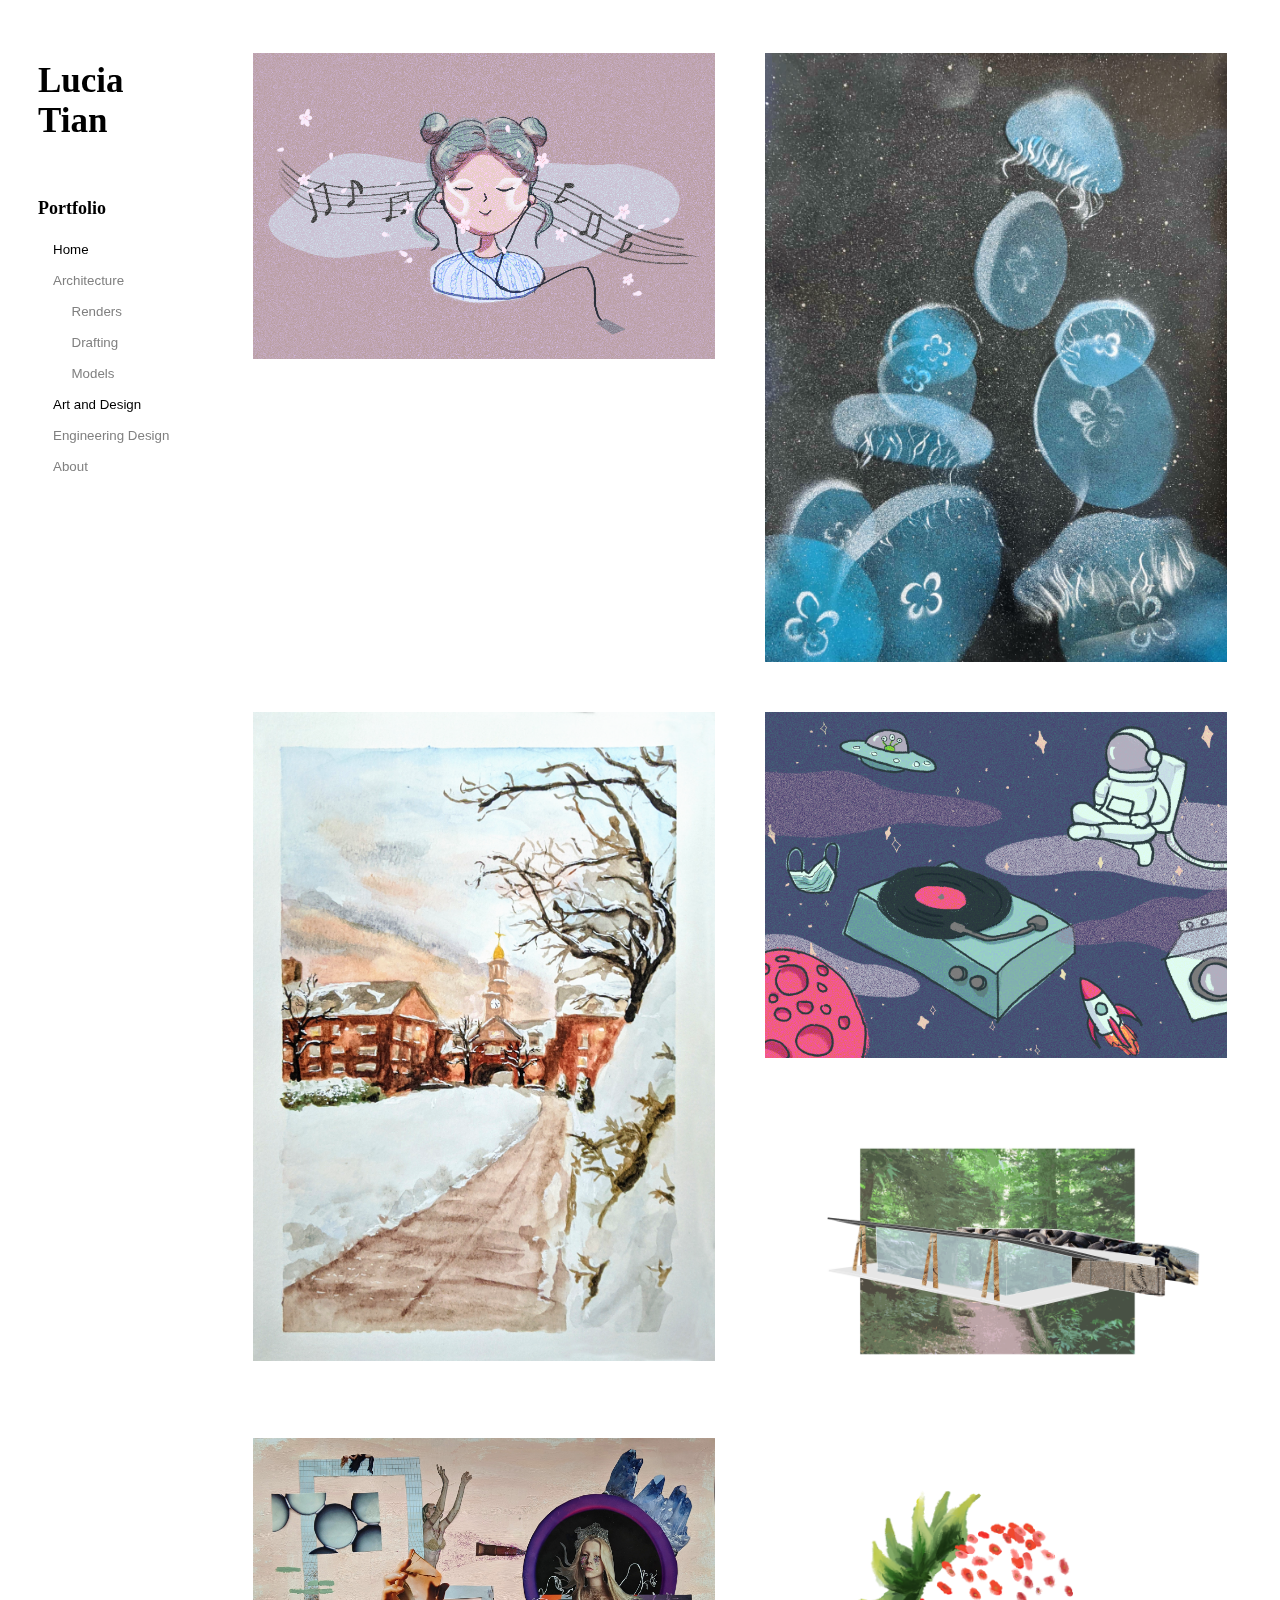
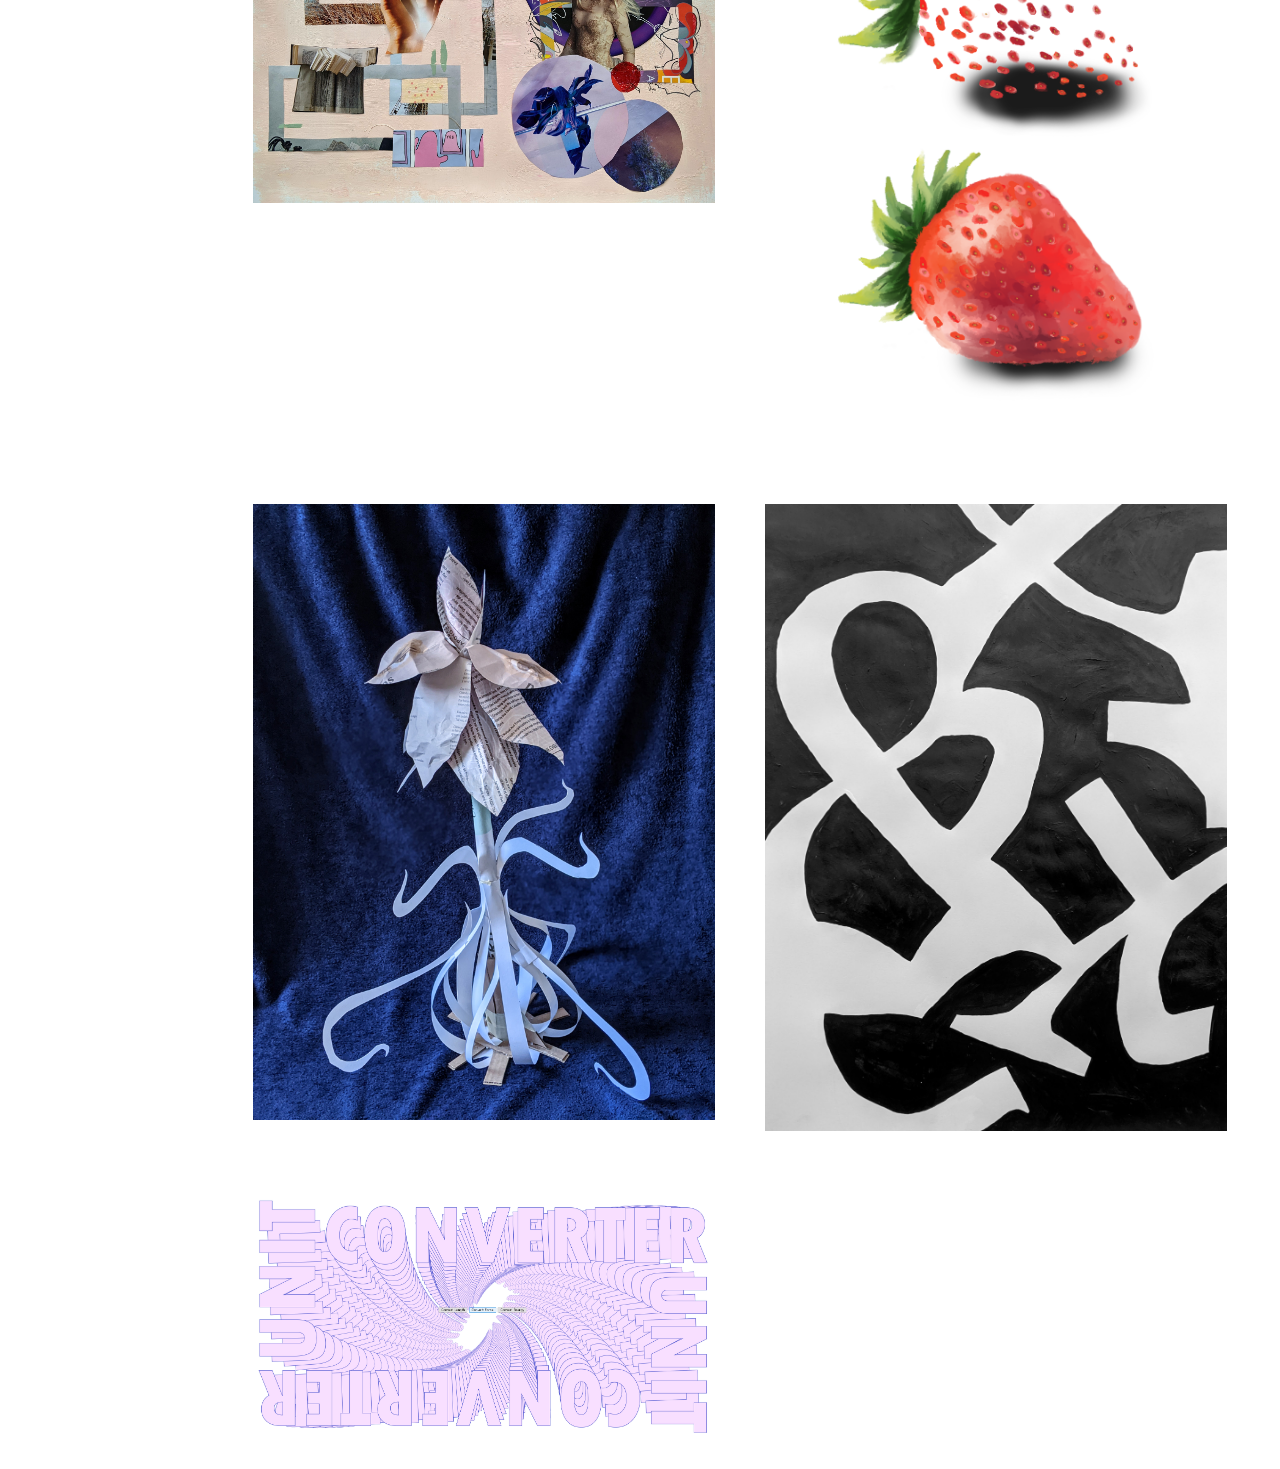
<file: artmisc.html>
<!DOCTYPE html>
<html>
<head>
<meta name="viewport" content="width=device-width, initial-scale=1">
<link rel="stylesheet" href="styleportfolio.css">
</head>
<body>




<!-- MAIN (Center website) -->
<div class="main">

  <!-- Modal for full size images on click-->



    <div class="column art ">
    <div class="content">
       <a href="http://post.browndailyherald.com/2021/02/04/turn-the-page-together/">
    <img class="clickable" src="portfolio images/lucia_tian_rina_leaman.png" alt="post- illustration rina sawayama" style="width:100%">
  </a>
    </div>
  </div>

    <div class="column art">
    <div class="content">
    <img src="portfolio images/jelly spraypaint.jpg" alt="Jelly Spraypaint" style="width:100%">
    </div>
  </div>


    <div class="column art">
    <div class="content">
    <img src="portfolio images/wriston-watercolor.png" alt="Brown Wriston Quad Watercolor" style="width:100%">
    </div>
  </div>

    <div class="column art ">
    <div class="content">
       <a href="http://post.browndailyherald.com/illustrators/lucia-tian/">
    <img class="clickable" src="portfolio images/lucia tian vinyl2.png" alt="post- illustration space vinyl" style="width:100%">
  </a>
    </div>
  </div>



  <div class="column architecture art">
    <div class="content">
    <img src="portfolio images/collage2.png" alt="PEEC Collage" style="width:100%">
    </div>
  </div>




  <div class="column art">
    <div class="content">
    <img src="portfolio images/collage.jpg" alt="Duality Collage" style="width:100%">
    </div>
  </div>




  <div class="column art">
    <div class="content">
    <img src="portfolio images/strawberrypainting.png" alt="Strawberry Painting" style="width:100%">
    </div>
  </div>

    <div class="column art">
    <div class="content">
    <img src="portfolio images/melancholyartnouveau.jpg" alt="melancholy art nouveau paper sculpture" style="width:100%">
    </div>
  </div>

    <div class="column art">
    <div class="content">
    <img src="portfolio images/typo paint.jpg" alt="Acrylic Negative Space" style="width:100%">
    </div>
  </div>



     <div class="column art">
    <div class="content">
       <a href="https://samalws.github.io/converter/index.html">
    <img class="clickable" src="portfolio images/unit converter screenshot.png" alt="hack@brown project" style="width:100%">
  </a>
    </div>
  </div>



<!-- END GRID -->
</div>


<!-- END MAIN -->
</div>

<!-- HEADER (uncenter website) -->
<div class="header">

<h1>Lucia Tian</h1>

<br>

<h2>Portfolio</h2>

<div id="myBtnContainer">
  <button class="btn"> <a href="index.html" class="nav-link" > Home</button>
  <button class="btn"> Architecture</button>
  <button class="btn">  &#160; &#160; &#160;Renders</button>
  <button class="btn"> &#160; &#160; &#160;Drafting </button>
  <button class="btn">  &#160; &#160; &#160;Models </button>
  <button class="btn active"><a href="artmisc.html" class="nav-link" >Art and Design </a></button>
  <button class="btn">Engineering Design</button>
  <button class="btn" >About</button>
</div>
<!-- END HEADER -->
</div>

<script>
filterSelection("art")
function filterSelection(c) {
  var x, i;
  x = document.getElementsByClassName("column");
  if (c == "all") c = "";
  for (i = 0; i < x.length; i++) {
    w3RemoveClass(x[i], "show");
    if (x[i].className.indexOf(c) > -1) w3AddClass(x[i], "show");
  }
}

function w3AddClass(element, name) {
  var i, arr1, arr2;
  arr1 = element.className.split(" ");
  arr2 = name.split(" ");
  for (i = 0; i < arr2.length; i++) {
    if (arr1.indexOf(arr2[i]) == -1) {element.className += " " + arr2[i];}
  }
}

function w3RemoveClass(element, name) {
  var i, arr1, arr2;
  arr1 = element.className.split(" ");
  arr2 = name.split(" ");
  for (i = 0; i < arr2.length; i++) {
    while (arr1.indexOf(arr2[i]) > -1) {
      arr1.splice(arr1.indexOf(arr2[i]), 1);
    }
  }
  element.className = arr1.join(" ");
}

// Modal Image Gallery
function onClick(element) {
  document.getElementById("img01").src = element.src;
  document.getElementById("modal01").style.display = "block";
  var captionText = document.getElementById("caption");
  captionText.innerHTML = element.alt;
}

// Add active class to the current button (highlight it)
var btnContainer = document.getElementById("myBtnContainer");
var btns = btnContainer.getElementsByClassName("btn");
for (var i = 0; i < btns.length; i++) {
  btns[i].addEventListener("click", function(){
    var current = document.getElementsByClassName("active");
    current[0].className = current[0].className.replace(" active", "");
    this.className += " active";
  });
}

var img = document.body.getElementsByTagName("img");
var i = 0;
while (i < img.length) {
    img[i].setAttribute("loading", "lazy");
    //img[i].oncontextmenu = function(){return false;};
    i++;
}
</script>

</body>
</html>
</file>
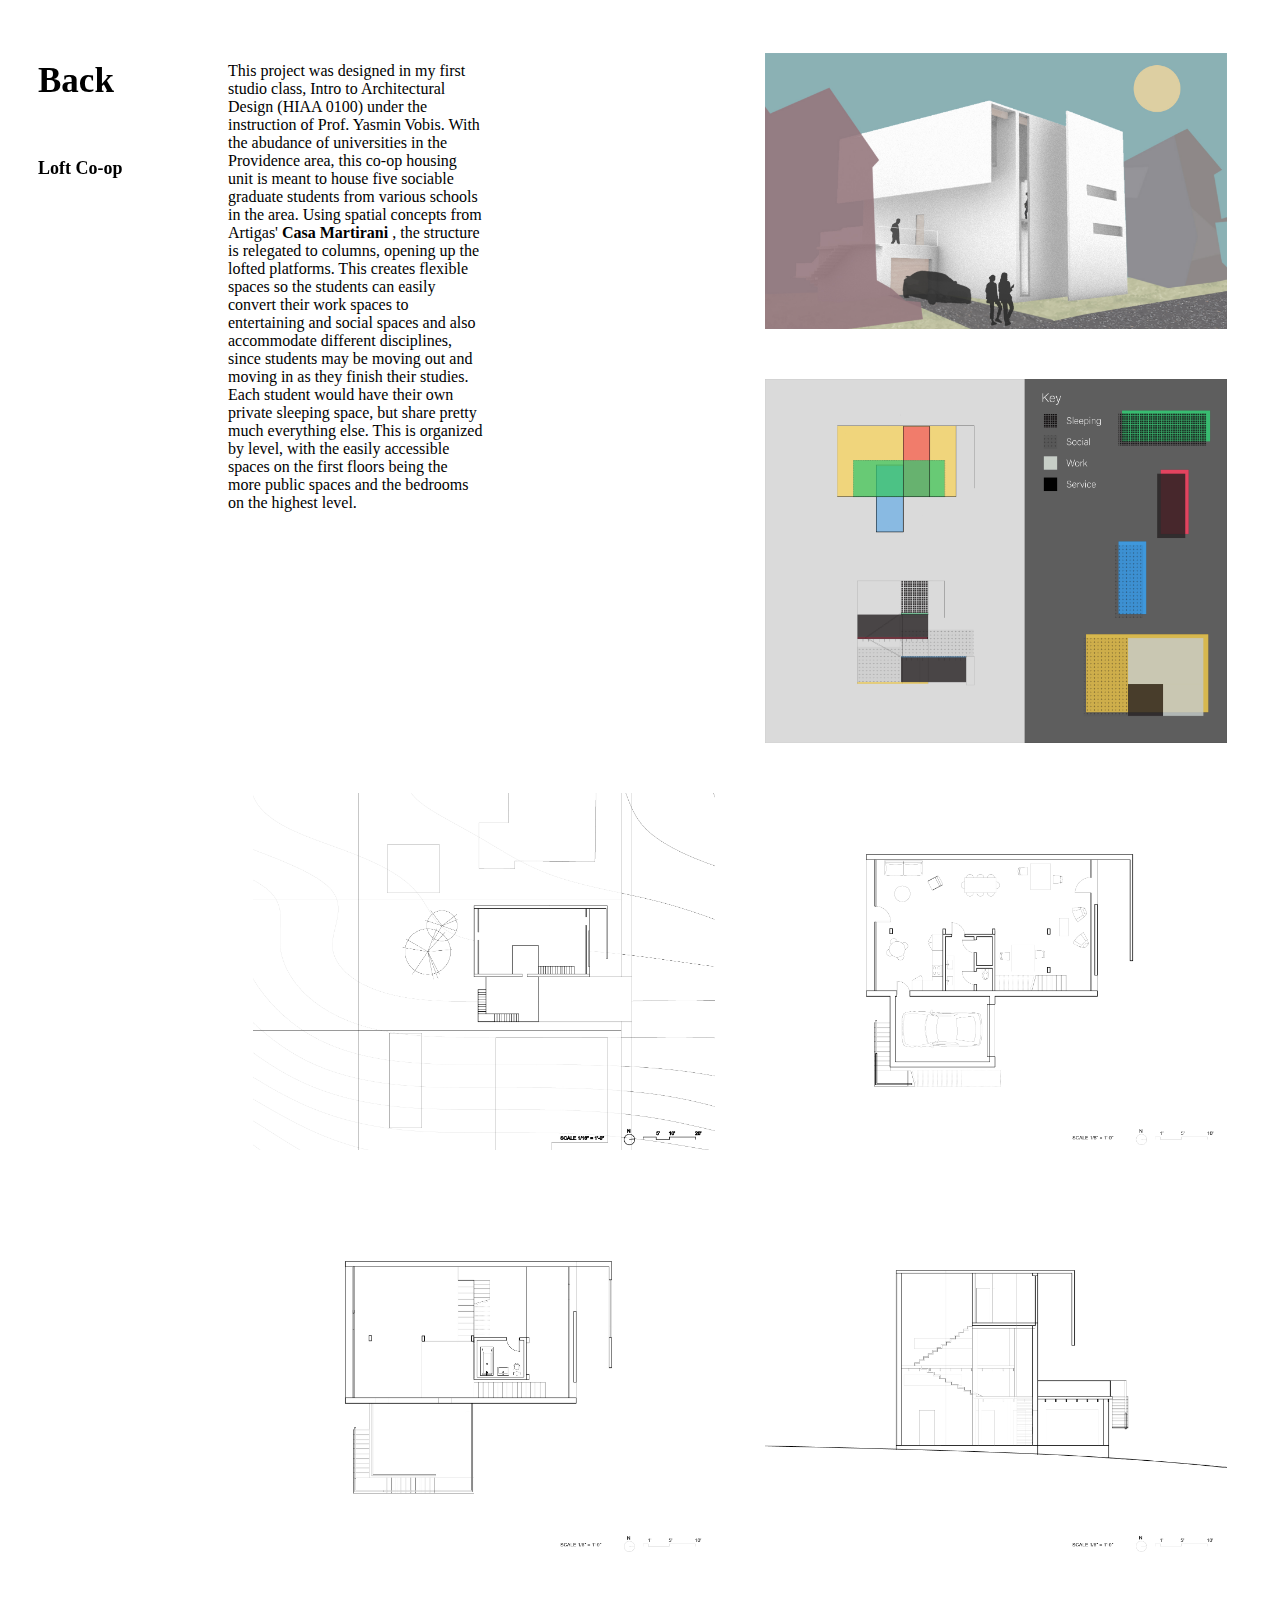
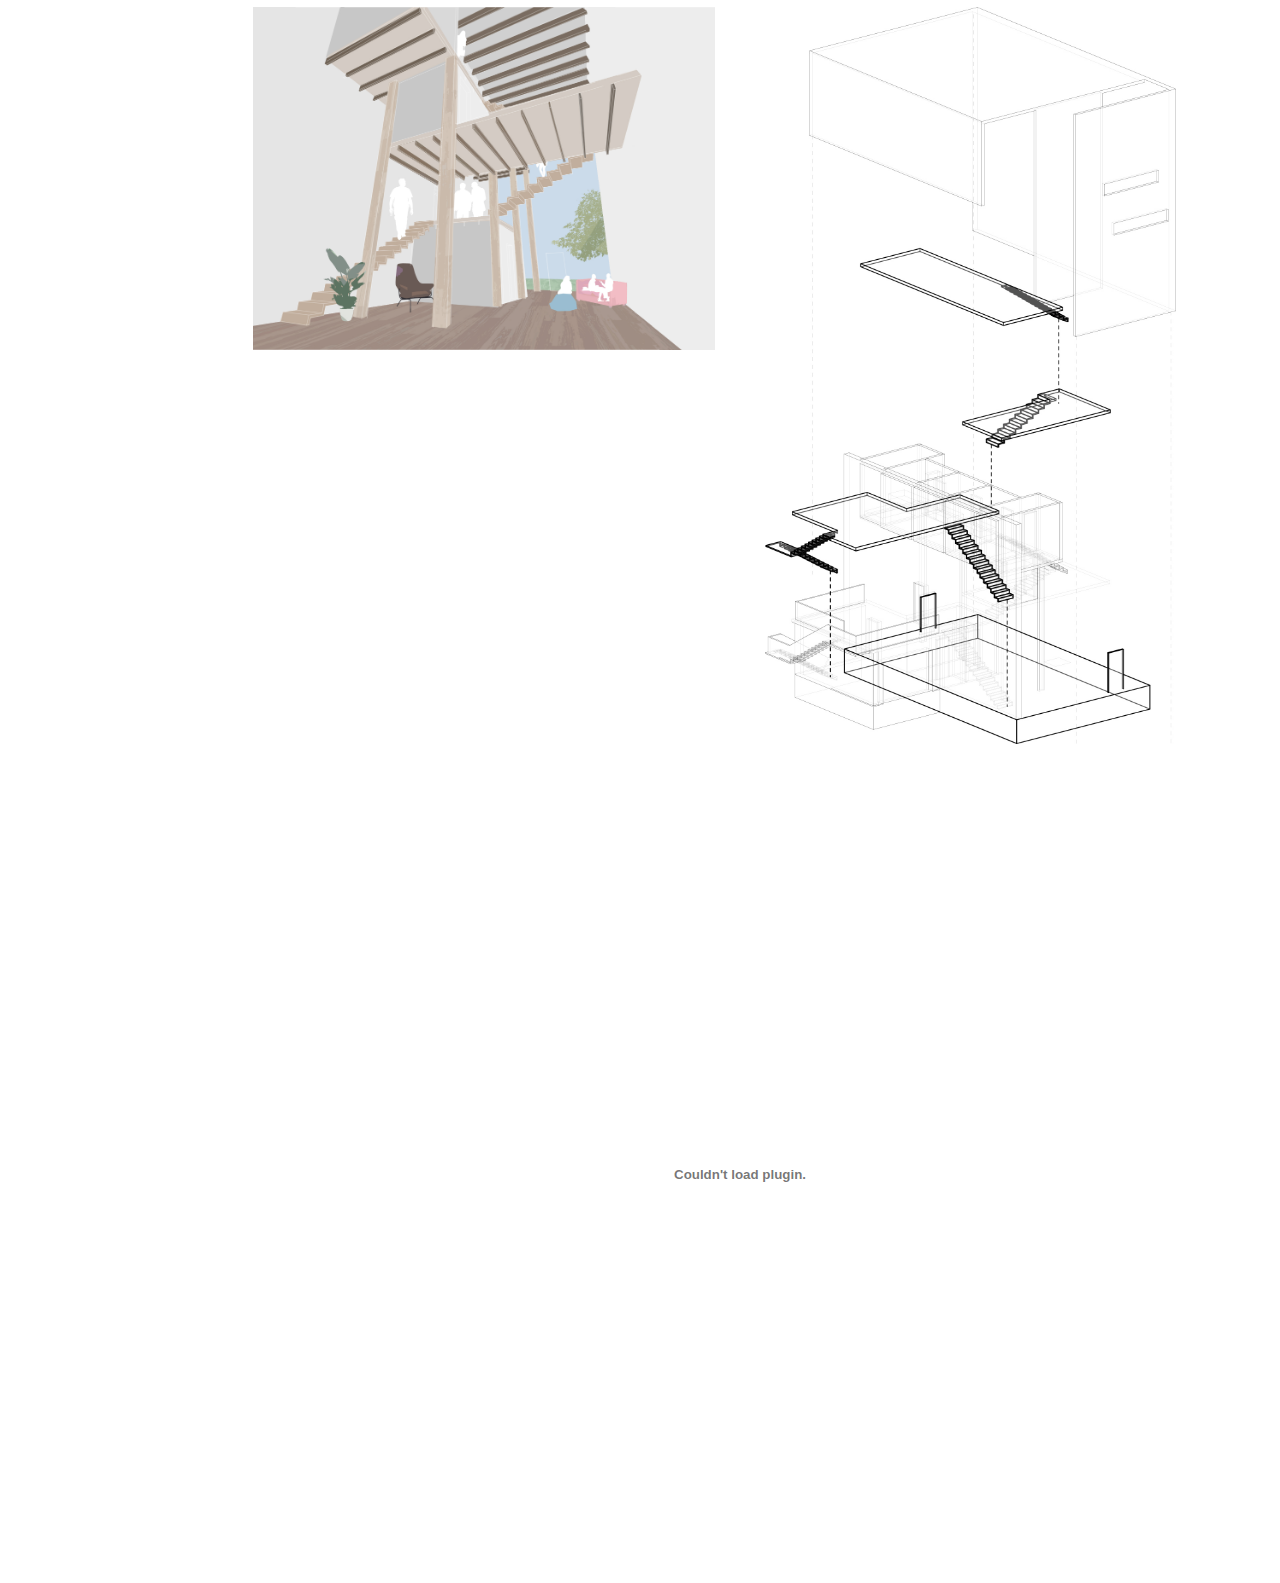
<file: gradcoop.html>
<!DOCTYPE html>
<html>
<head>

<meta name="viewport" content="width=device-width, initial-scale=1">
<link rel="stylesheet" href="styleportfolio.css">

</head>
<body>

<!-- HEADER (uncenter website) -->
<div class="header">

<h1><a href="index.html" class="nav-link" >Back </a></h1>

<br>



<h2>
<a>Loft Co-op</a>
</h2>


<!-- END HEADER -->
</div>

<!-- MAIN (Center website) -->
<div class="main">

  <!-- Modal for full size images on click-->
  

  <div class="column architecture">
    <div class="content" style="width:50%">
    <br>
  
      <p> This project was designed in my first studio class, Intro to Architectural Design (HIAA 0100) under the instruction of Prof. Yasmin Vobis. With the abudance of universities in the Providence area, this co-op housing unit is meant to house five
        sociable graduate students from various schools
        in the area. Using spatial concepts from Artigas' <a href="casamartirani.html" class="nav-link" ><b>Casa Martirani</b> </a>, the structure is relegated to columns, opening up the lofted platforms. This creates flexible spaces so the students can easily
        convert their work spaces to entertaining and
        social spaces and also accommodate different
        disciplines, since students may be moving out
        and moving in as they finish their studies. Each student
        would have their own private sleeping space, but share pretty much everything else. This is organized by level, with the easily accessible spaces on the first floors being the more public spaces and the bedrooms on the highest level. 

    </div>
  </div>


  <div class="column architecture cad">
    <div class="content">
    <img src="portfolio images/streetside.collage.jpg" alt="Outside Collage Render" style="width:100%">
    </div>
  </div>


  <div class="column architecture cad">
    <div class="content">
    <img src="portfolio images/organizational-diagram.png" alt="Organizational Diagram" style="width:100%">
    </div>
  </div>


  <div class="column architecture cad">
    <div class="content">
    <img src="portfolio images/site.plan-01.jpg" alt="Co-op Site Plan" style="width:100%">
    </div>
  </div>

  <div class="column architecture cad">
    <div class="content">
    <img src="portfolio images/floor.plans-01.jpg" alt="Co-op Floor Plan 1" style="width:100%">
    </div>
  </div>

    <div class="column architecture cad">
    <div class="content">
    <img src="portfolio images/floor.plans-03.jpg" alt="Co-op Floor Plan 3" style="width:100%">
    </div>
  </div>


      <div class="column architecture cad">
    <div class="content">
    <img src="portfolio images/floor.plans-06.jpg" alt="Co-op Cross Section" style="width:100%">
    </div>
  </div>


    <div class="column architecture cad">
    <div class="content">
    <img  src="portfolio images/inside.jpg" alt="Inside Collage Render" style="width:100%">
    </div>
  </div>

  <div class="column architecture cad">
    <div class="content">
    <img src="portfolio images/axio dark.jpg" alt="Axionmetric Circulation Diagram" style="width:90%">
    </div>
  </div>




  <div class="column architecture">
    <div class="content">
      <object data="portfolio images/cooppdf.pdf" type="application/pdf" style="min-height:90vh;width:200%"></object>
    </div>
  </div>


<!-- END GRID -->
</div>


<!-- END MAIN -->
</div>



<script>
filterSelection("architecture") 
function filterSelection(c) {
  var x, i;
  x = document.getElementsByClassName("column");
  if (c == "all") c = "";
  for (i = 0; i < x.length; i++) {
    w3RemoveClass(x[i], "show");
    if (x[i].className.indexOf(c) > -1) w3AddClass(x[i], "show");
  }
}

function w3AddClass(element, name) {
  var i, arr1, arr2;
  arr1 = element.className.split(" ");
  arr2 = name.split(" ");
  for (i = 0; i < arr2.length; i++) {
    if (arr1.indexOf(arr2[i]) == -1) {element.className += " " + arr2[i];}
  }
}

function w3RemoveClass(element, name) {
  var i, arr1, arr2;
  arr1 = element.className.split(" ");
  arr2 = name.split(" ");
  for (i = 0; i < arr2.length; i++) {
    while (arr1.indexOf(arr2[i]) > -1) {
      arr1.splice(arr1.indexOf(arr2[i]), 1);     
    }
  }
  element.className = arr1.join(" ");
}

// Modal Image Gallery
function onClick(element) {
  document.getElementById("img01").src = element.src;
  document.getElementById("modal01").style.display = "block";
  var captionText = document.getElementById("caption");
  captionText.innerHTML = element.alt;
}

// Add active class to the current button (highlight it)
var btnContainer = document.getElementById("myBtnContainer");
var btns = btnContainer.getElementsByClassName("btn");
for (var i = 0; i < btns.length; i++) {
  btns[i].addEventListener("click", function(){
    var current = document.getElementsByClassName("active");
    current[0].className = current[0].className.replace(" active", "");
    this.className += " active";
  });
}
</script>

</body>
</html>
</file>
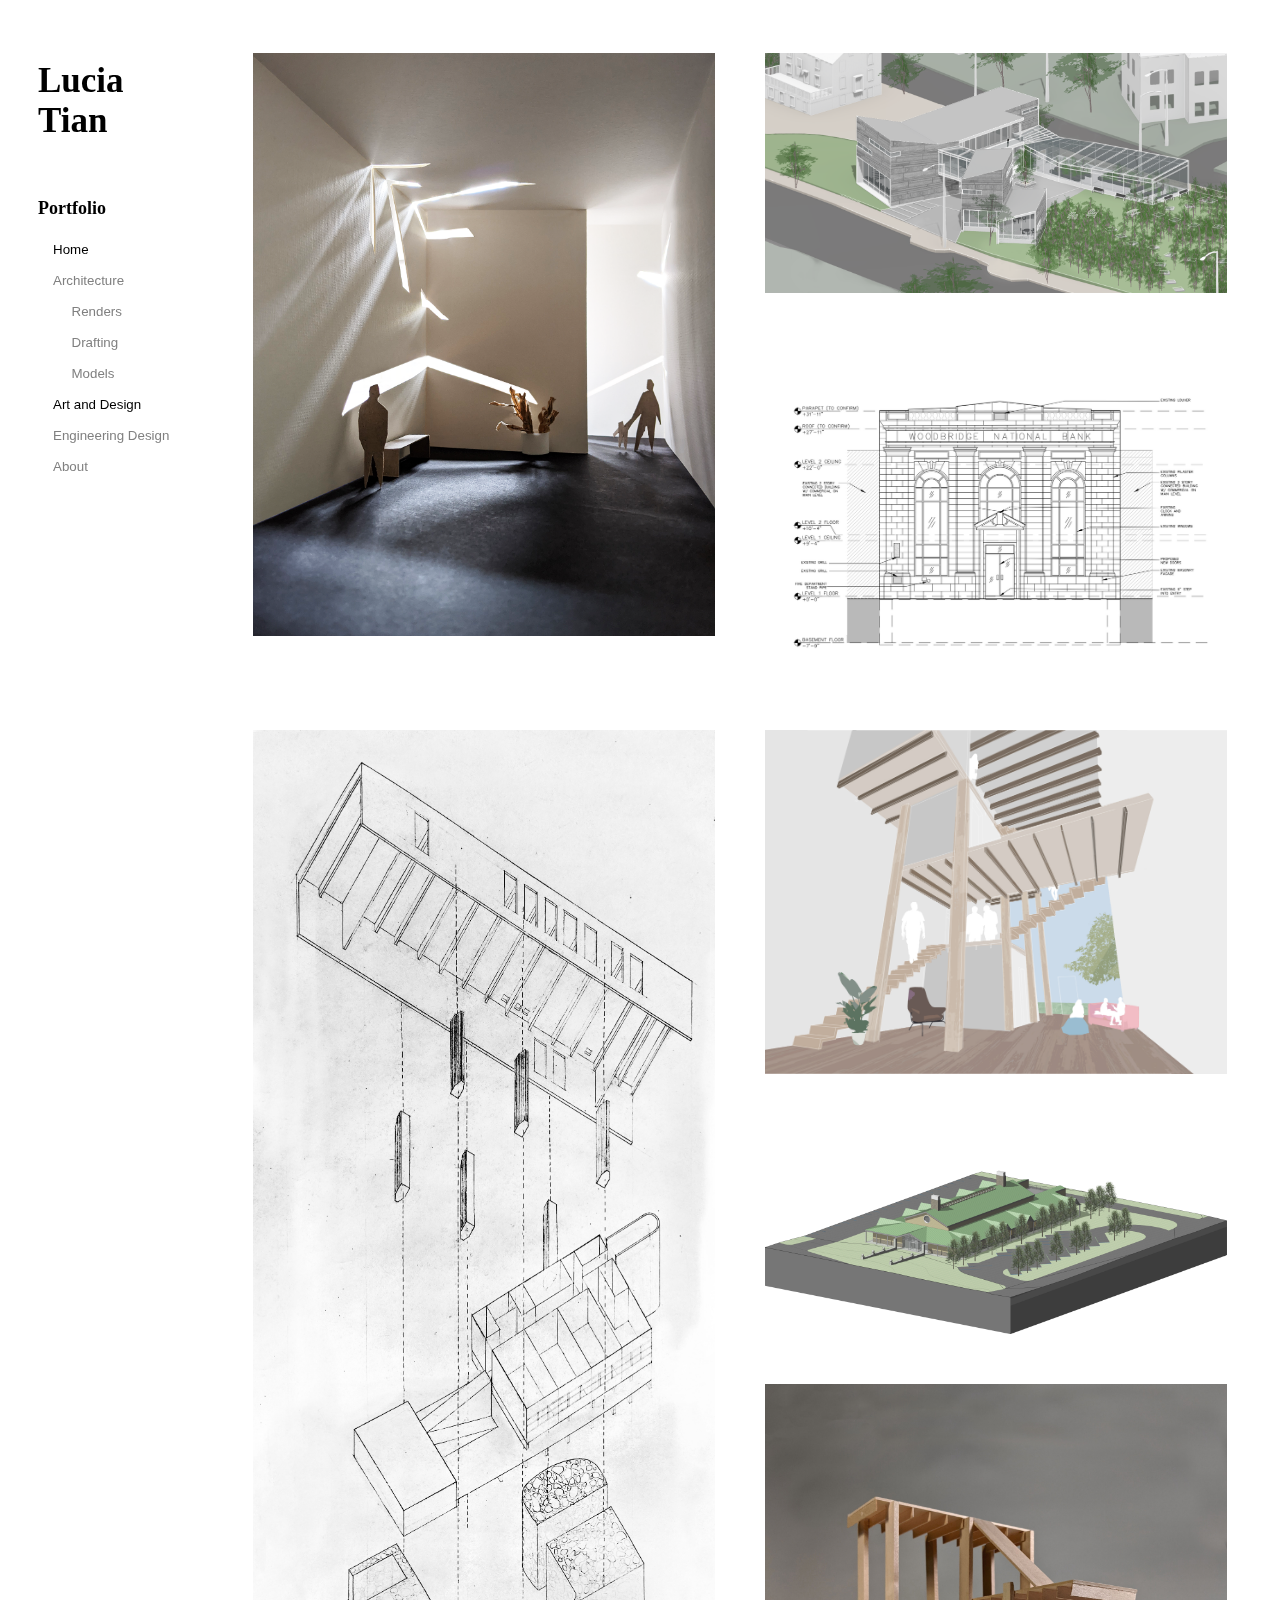
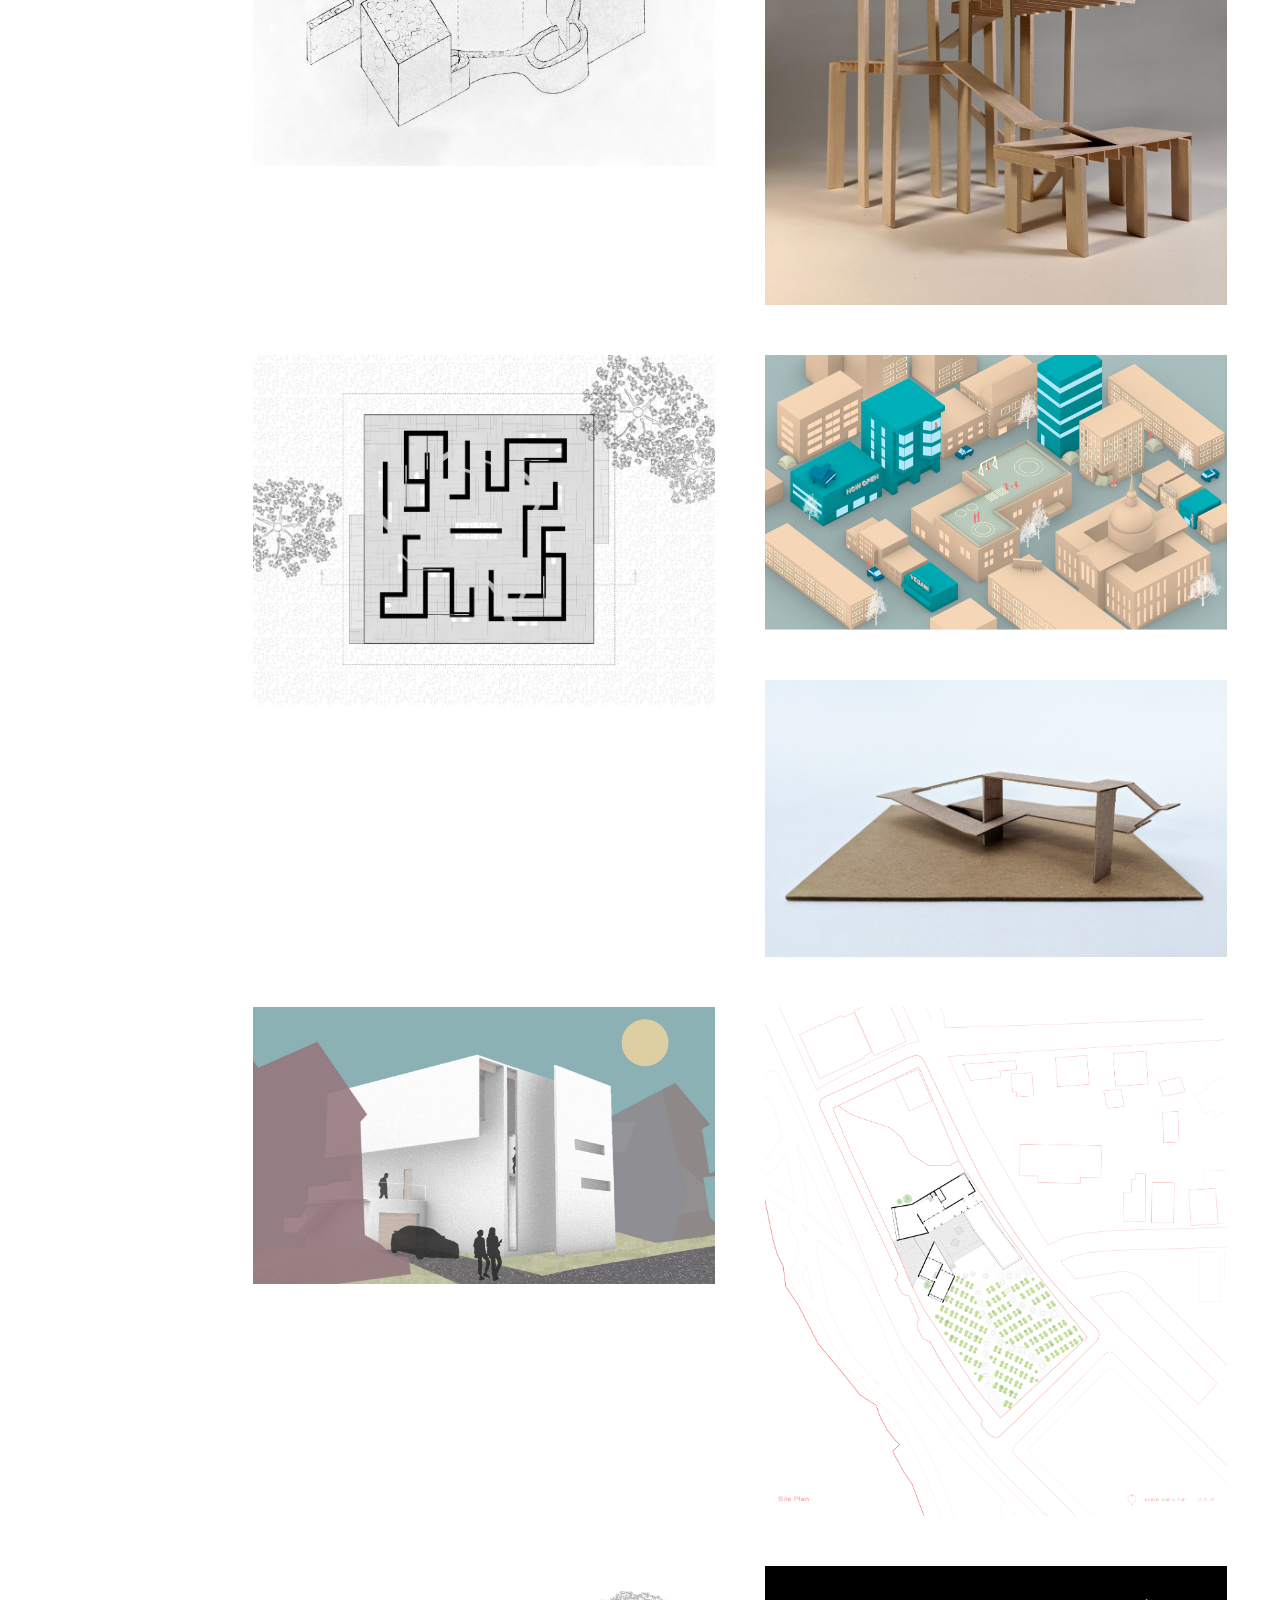
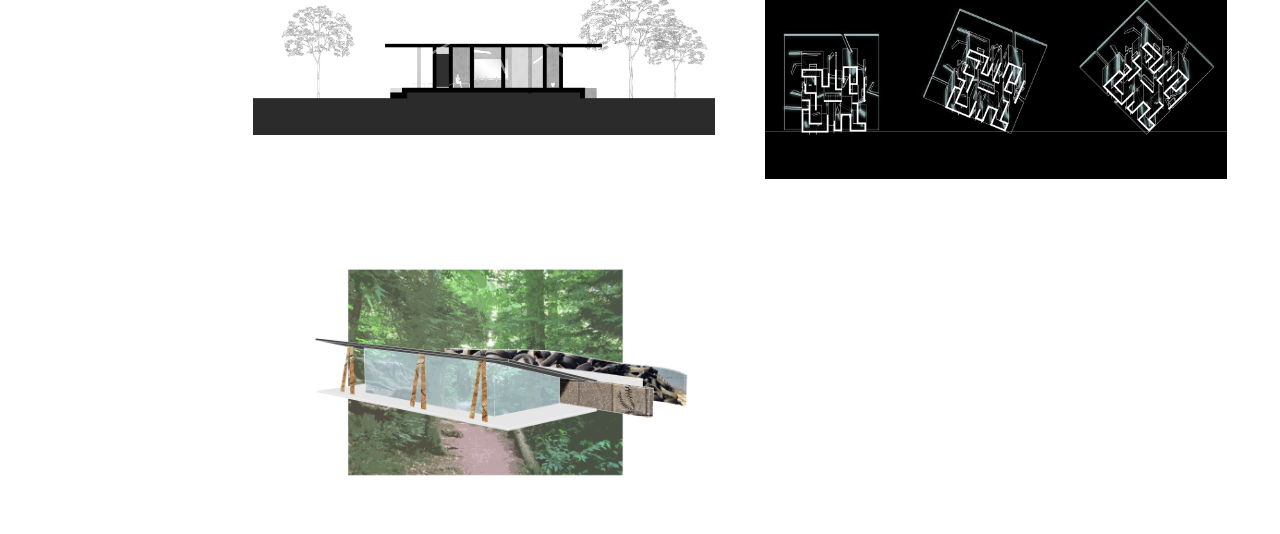
<file: indexediting.html>
<!DOCTYPE html>
<html>
<head>
<meta name="viewport" content="width=device-width, initial-scale=1">
<link rel="stylesheet" href="styleportfolio.css">
</head>
<body>




<!-- MAIN (Center website) -->
<div class="main">

  <!-- Modal for full size images on click-->



     <div class="column architecture models">
    <div class="content">
      <a href="slitbathroom.html">
    <img class="clickable" src="portfolio images/light model 1.png" alt="Light Box Model 1" style="width:100%">
    </a>
    </div>
  </div>


  <div class="column architecture cad">
    <div class="content">
       <a href="urbanforestry.html">
    <img class="clickable" src="portfolio images/urbanisorender.png" alt="Urban Forestry Center Render" style="width:100%">
      </a>
    </div>
  </div>

      <div class="column architecture draft">
    <div class="content">
      <a href="settembrino.html">
    <img  class="clickable" src="portfolio images/settembrino bank.png" alt="Bank Existing Conditions" style="width:100%">
      </a>
   </div>
  </div>


    <div class="column architecture draft">
    <div class="content">
      <a href="casamartirani.html">
    <img  class="clickable" src="portfolio images/csanalytical.jpg" alt="Casa Martiani Analytical" style="width:100%">
      </a>
   </div>
  </div>



    <div class="column architecture cad">
    <div class="content">
      <a href="gradcoop.html">
    <img class="clickable" src="portfolio images/inside.jpg" alt="Inside Collage Render" style="width:100%">
     </a>
    </div>
  </div>

  <div class="column architecture cad">
    <div class="content">
       <a href="settembrino.html">
    <img class="clickable" src="portfolio images/rivervale.png" alt="Rivervale Render with Settembrino" style="width:100%">
     </a>
    </div>
  </div>



  <div class="column architecture models">
    <div class="content">
          <a href="casamartirani.html">
    <img class="clickable" src="portfolio images/basswood model.jpg" alt="Basswood Model" style="width:100%">
      </a>
    </div>
  </div>



  <div class="column architecture draft">
    <div class="content">
      <a href="slitbathroom.html">
    <img class="clickable" src="portfolio images/bathplan.png" alt="Slit Bathroom Plan" style="width:100%">
      </a>
    </div>
  </div>

    <div class="column design architecture">
    <div class="content">
       <a href="http://post.browndailyherald.com/2021/02/18/family-of-four/">
    <img class="clickable" src="portfolio images/luciatian_renfamily.png" alt="post- illustration tenderloin rhino render" style="width:100%">
  </a>
    </div>
  </div>



  <div class="column architecture models">
    <div class="content">
      <a href="casamartirani.html">
    <img class="clickable" src="portfolio images/IMG_20200228_154702(1).jpg" alt="Circulation Model" style="width:100%">
      </a>
    </div>
  </div>


  <div class="column architecture cad">
    <div class="content">
      <a href="gradcoop.html">
    <img class="clickable" src="portfolio images/streetside.collage.jpg" alt="Outside Collage Render" style="width:100%">
        </a>
    </div>
  </div>


  <div class="column architecture draft">
    <div class="content">
       <a href="urbanforestry.html">
    <img class="clickable" src="portfolio images/siteplanurban.png" alt="Forest Center Site Plan" style="width:100%">
        </a>
    </div>
  </div>




  <div class="column architecture draft">
    <div class="content">
          <a href="slitbathroom.html">
    <img class="clickable" src="portfolio images/mirror section.png" alt="Slit Bathroom Section" style="width:100%">
    </a>
    </div>
  </div>



      <div class="column architecture drafting">
    <div class="content">
       <a href="slitbathroom.html">
    <img class="clickable" src="portfolio images/worms-eye-3.png" alt="Slit Bathroom Worsmeye" style="width:100%">
    </a>
    </div>
  </div>



  <div class="column architecture design">
    <div class="content">
    <img src="portfolio images/collage2.png" alt="PEEC Collage" style="width:100%">
    </div>
  </div>

<!-- END GRID -->
</div>


<!-- END MAIN -->
</div>

<!-- HEADER (uncenter website) -->
<div class="header">

<h1>Lucia Tian</h1>

<br>

<h2>Portfolio</h2>

<div id="myBtnContainer">
  <button class="btn active"><a href="index.html" class="nav-link" > Home</button>
  <button class="btn" > Architecture</button>
  <button class="btn" >  &#160; &#160; &#160;Renders</button>
  <button class="btn"> &#160; &#160; &#160;Drafting </button>
  <button class="btn" >  &#160; &#160; &#160;Models </button>
  <button class="btn"><a href="artmisc.html" class="nav-link" > Art and Design </a></button>
  <button class="btn" >Engineering Design</button>
  <button class="btn" >About</button>
</div>
<!-- END HEADER -->
</div>

<script>
filterSelection("architecture")
function filterSelection(c) {
  var x, i;
  x = document.getElementsByClassName("column");
  if (c == "all") c = "";
  for (i = 0; i < x.length; i++) {
    w3RemoveClass(x[i], "show");
    if (x[i].className.indexOf(c) > -1) w3AddClass(x[i], "show");
  }
}

function w3AddClass(element, name) {
  var i, arr1, arr2;
  arr1 = element.className.split(" ");
  arr2 = name.split(" ");
  for (i = 0; i < arr2.length; i++) {
    if (arr1.indexOf(arr2[i]) == -1) {element.className += " " + arr2[i];}
  }
}

function w3RemoveClass(element, name) {
  var i, arr1, arr2;
  arr1 = element.className.split(" ");
  arr2 = name.split(" ");
  for (i = 0; i < arr2.length; i++) {
    while (arr1.indexOf(arr2[i]) > -1) {
      arr1.splice(arr1.indexOf(arr2[i]), 1);
    }
  }
  element.className = arr1.join(" ");
}

// Modal Image Gallery
function onClick(element) {
  document.getElementById("img01").src = element.src;
  document.getElementById("modal01").style.display = "block";
  var captionText = document.getElementById("caption");
  captionText.innerHTML = element.alt;
}

// Add active class to the current button (highlight it)
var btnContainer = document.getElementById("myBtnContainer");
var btns = btnContainer.getElementsByClassName("btn");
for (var i = 0; i < btns.length; i++) {
  btns[i].addEventListener("click", function(){
    var current = document.getElementsByClassName("active");
    current[0].className = current[0].className.replace(" active", "");
    this.className += " active";
  });
}

var img = document.body.getElementsByTagName("img");
var i = 0;
while (i < img.length) {
    img[i].setAttribute("loading", "lazy");
    //img[i].oncontextmenu = function(){return false;};
    i++;
}
</script>

</body>
</html>
</file>
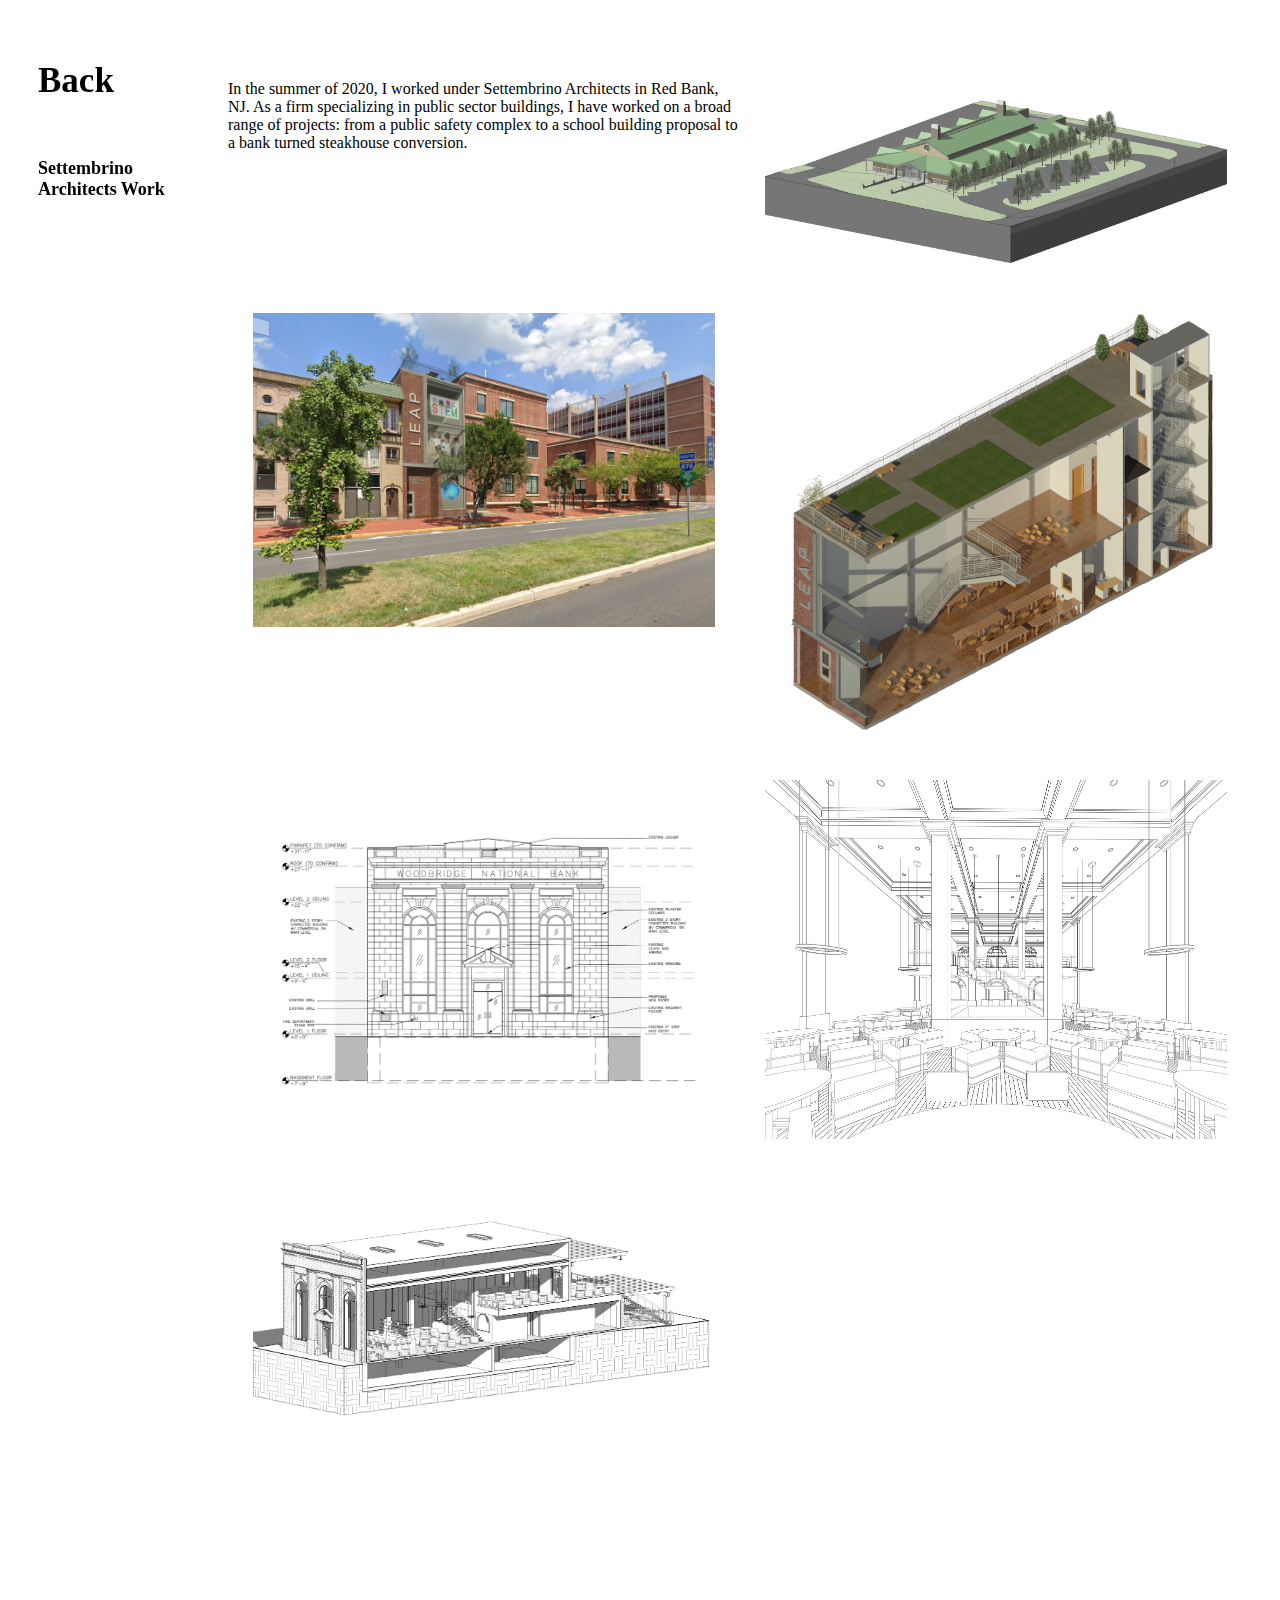
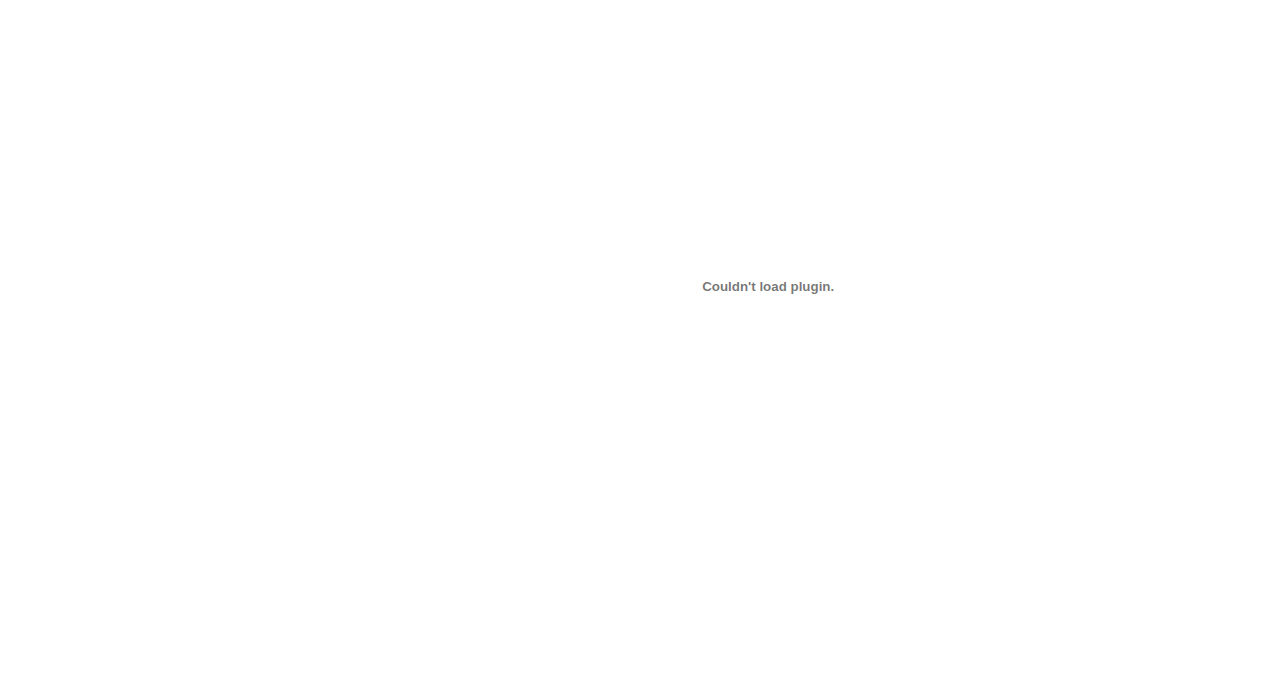
<file: settembrino.html>
<!DOCTYPE html>
<html>
<head>
<meta name="viewport" content="width=device-width, initial-scale=1">
<link rel="stylesheet" href="styleportfolio.css">
</head>
<body>

<!-- HEADER (uncenter website) -->
<div class="header">

<h1><a href="index.html" class="nav-link" >Back </a></h1>

<br>



<h2>
<a>Settembrino <Br> Architects Work</a>
</h2>


<!-- END HEADER -->
</div>

<!-- MAIN (Center website) -->
<div class="main">

  <!-- Modal for full size images on click-->
  

  <div class="column architecture">
    <div class="content">
    <br><br>
  
  
    <p> In the summer of 2020, I worked under Settembrino Architects in Red Bank, NJ. As a firm specializing in public sector buildings, I have worked on a broad range of projects: from a public safety complex to a school building proposal to a bank turned steakhouse conversion.</p>

    </div>
  </div>

  <div class="column architecture cad">
    <div class="content">
    <img src="portfolio images/rivervale.png" alt="Rivervale Isometric with Settembrino" style="width:100%">
    </div>
  </div>



   <div class="column architecture ">
    <div class="content">
    <img src="portfolio images/leaprender.png" alt="Leap Streetview Render" style="width:100%">
    </div>
  </div>

   <div class="column architecture ">
    <div class="content">
    <img src="portfolio images/leapsection.PNG" alt="Leap 3d Section" style="width:100%">
    </div>
  </div>


  <div class="column architecture draft">
    <div class="content">
    <img  src="portfolio images/settembrino bank.png" alt="Bank Existing Conditions" style="width:100%">
   </div>
  </div>


  <div class="column architecture draft">
    <div class="content">
    <img  src="portfolio images/shEntryview.jpg" alt="Steakhouse Entry Render" style="width:100%">
   </div>
  </div>


  <div class="column architecture ">
    <div class="content">
    <img src="portfolio images/shsection.png" alt="Steakhouse 3D Section" style="width:100%">
    </div>
  </div>




<!-- END GRID -->
</div>

   
<object data="portfolio images/shconversion.pdf" type="application/pdf" style="min-height:90vh;width:85%;margin-left:220px;margin-top:40px; float: left"></object>



<!-- END MAIN -->
</div>



<script>
filterSelection("architecture") 
function filterSelection(c) {
  var x, i;
  x = document.getElementsByClassName("column");
  if (c == "all") c = "";
  for (i = 0; i < x.length; i++) {
    w3RemoveClass(x[i], "show");
    if (x[i].className.indexOf(c) > -1) w3AddClass(x[i], "show");
  }
}

function w3AddClass(element, name) {
  var i, arr1, arr2;
  arr1 = element.className.split(" ");
  arr2 = name.split(" ");
  for (i = 0; i < arr2.length; i++) {
    if (arr1.indexOf(arr2[i]) == -1) {element.className += " " + arr2[i];}
  }
}

function w3RemoveClass(element, name) {
  var i, arr1, arr2;
  arr1 = element.className.split(" ");
  arr2 = name.split(" ");
  for (i = 0; i < arr2.length; i++) {
    while (arr1.indexOf(arr2[i]) > -1) {
      arr1.splice(arr1.indexOf(arr2[i]), 1);     
    }
  }
  element.className = arr1.join(" ");
}

// Modal Image Gallery
function onClick(element) {
  document.getElementById("img01").src = element.src;
  document.getElementById("modal01").style.display = "block";
  var captionText = document.getElementById("caption");
  captionText.innerHTML = element.alt;
}

// Add active class to the current button (highlight it)
var btnContainer = document.getElementById("myBtnContainer");
var btns = btnContainer.getElementsByClassName("btn");
for (var i = 0; i < btns.length; i++) {
  btns[i].addEventListener("click", function(){
    var current = document.getElementsByClassName("active");
    current[0].className = current[0].className.replace(" active", "");
    this.className += " active";
  });
}
</script>

</body>
</html>
</file>
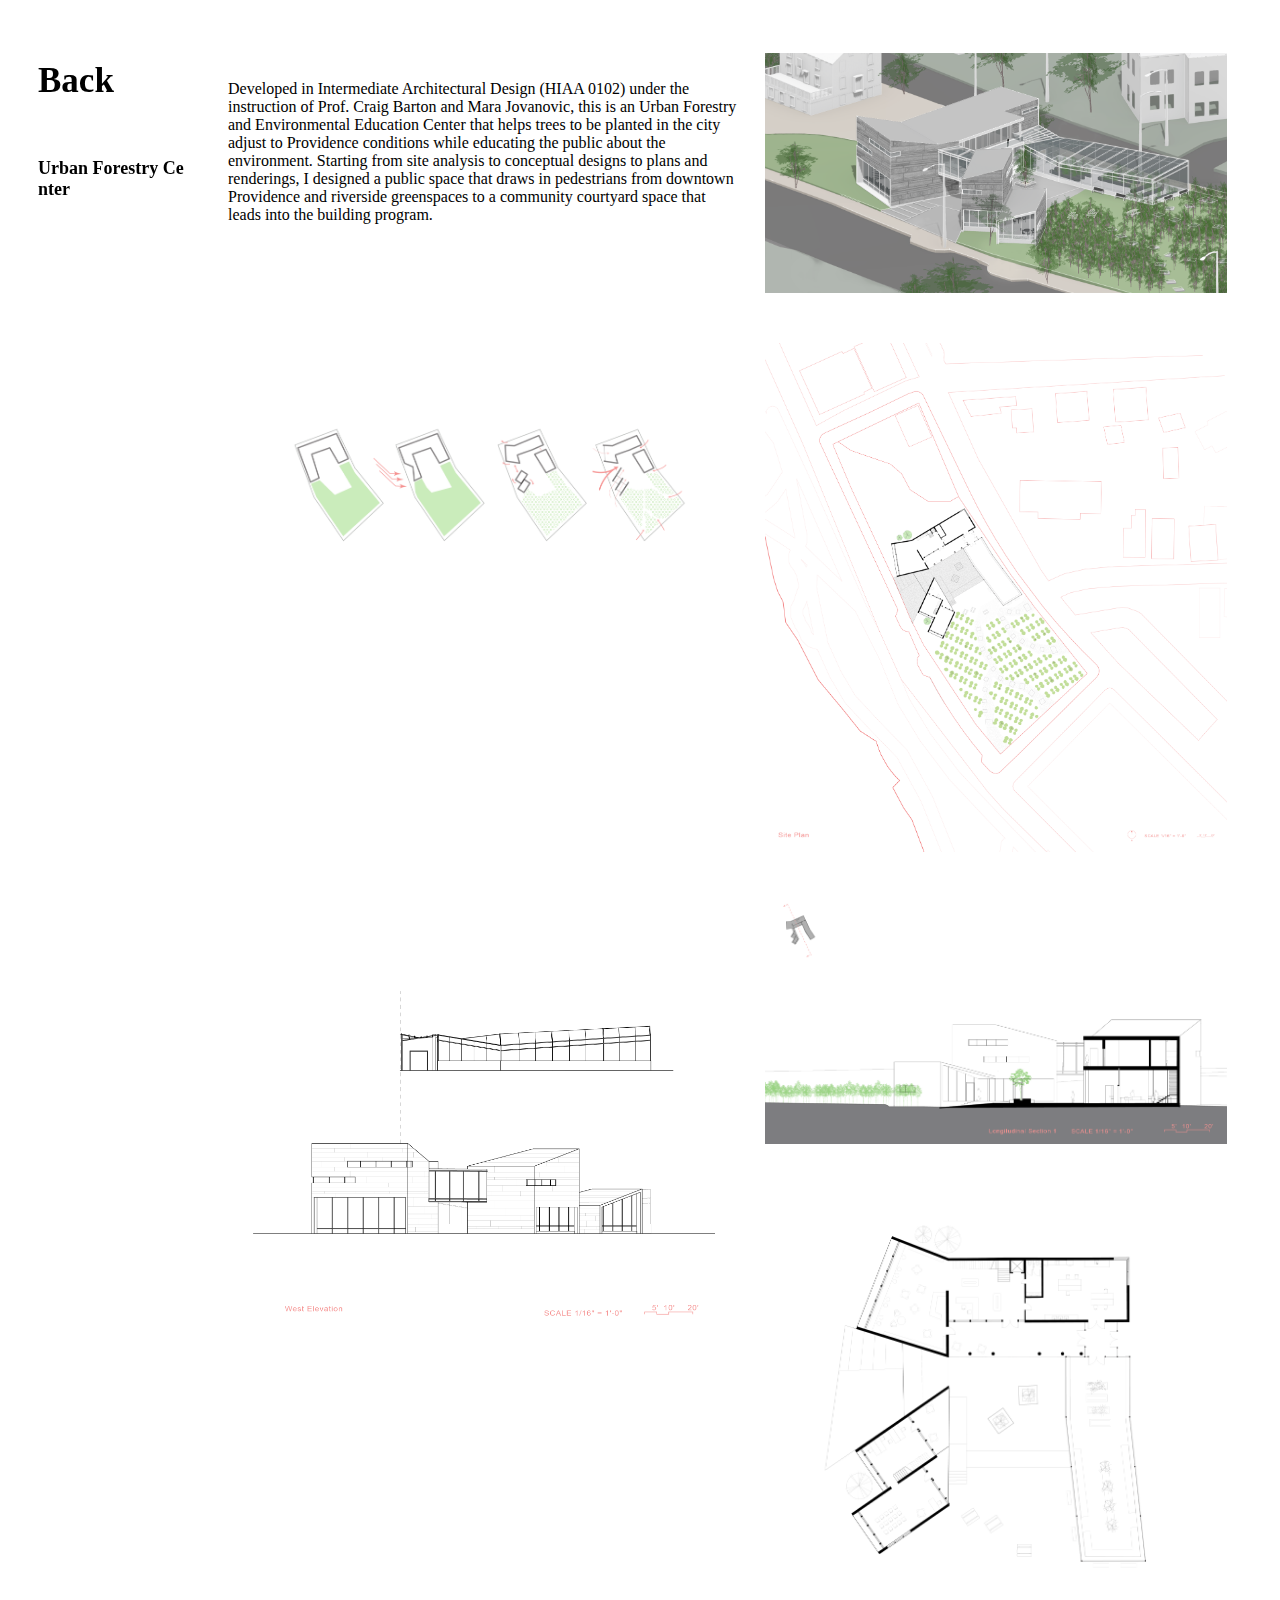
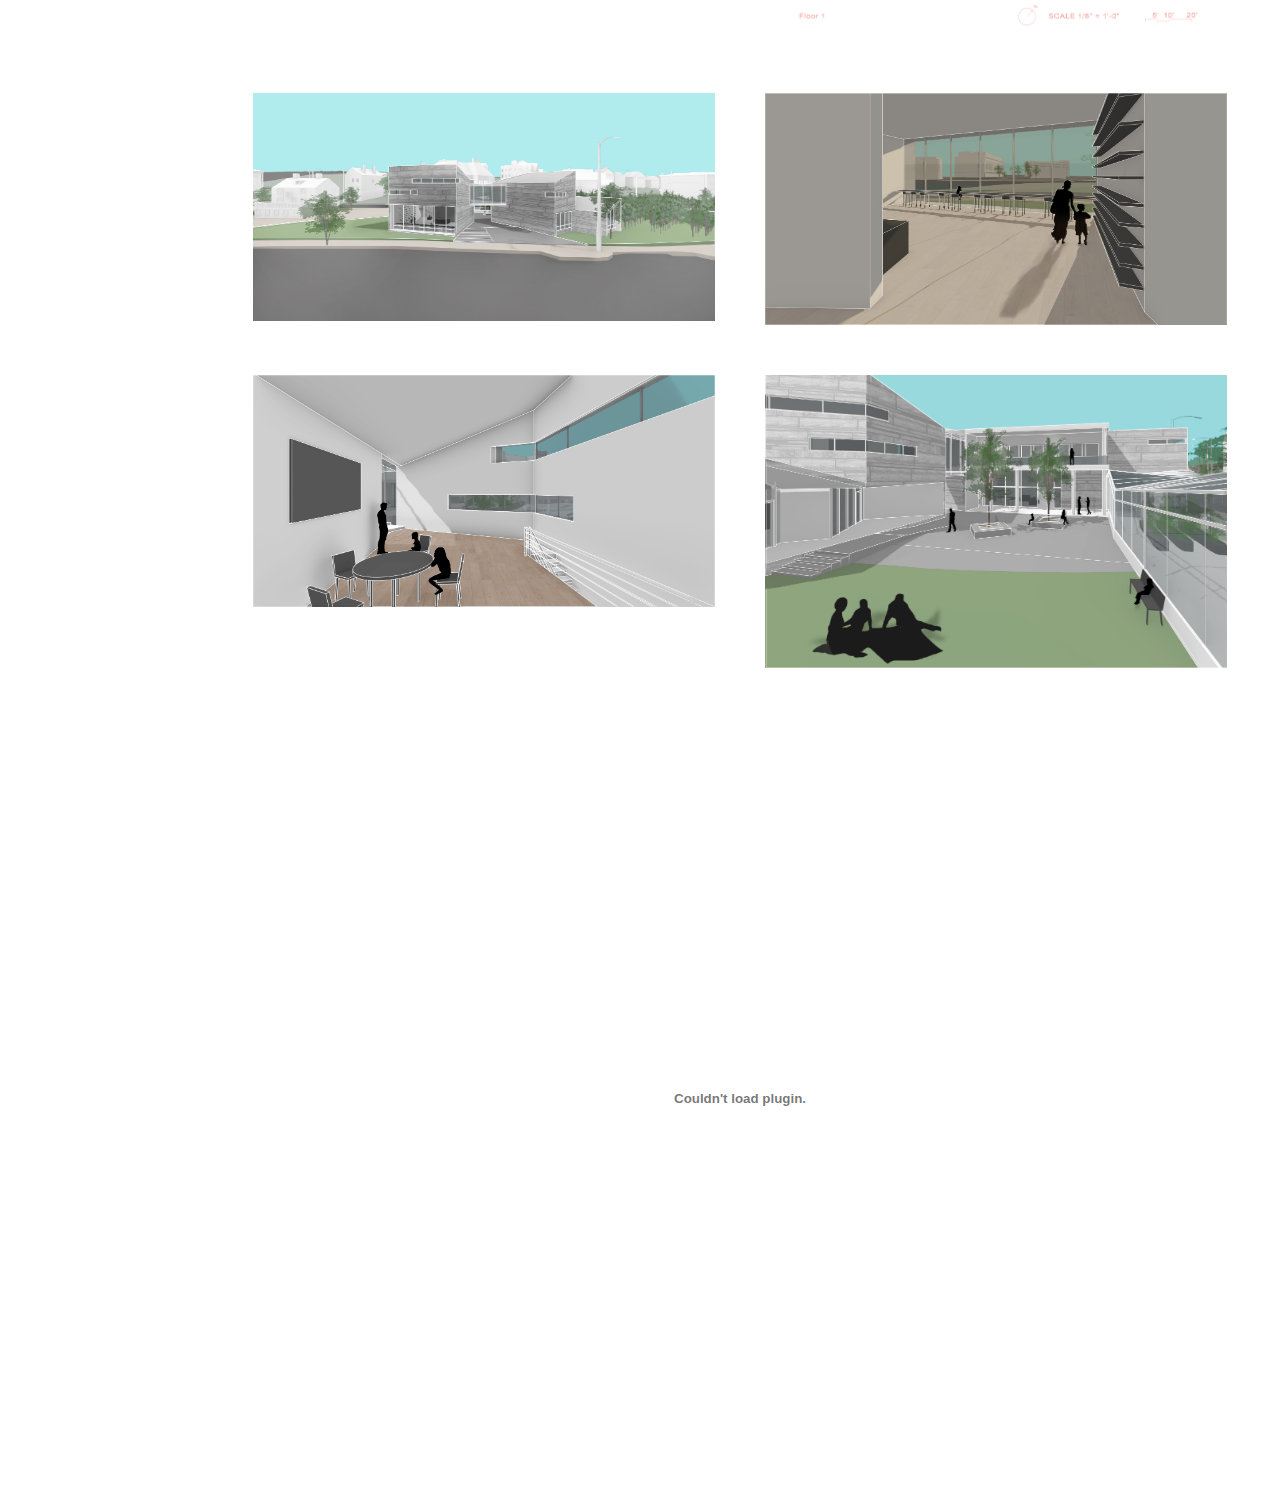
<file: urbanforestry.html>
<!DOCTYPE html>
<html>
<head>
<meta name="viewport" content="width=device-width, initial-scale=1">
<link rel="stylesheet" href="styleportfolio.css">
</head>
<body>

<!-- HEADER (uncenter website) -->
<div class="header">

<h1><a href="index.html" class="nav-link" >Back </a></h1>

<br>



<h2>
<a>Urban Forestry Center</a>
</h2>


<!-- END HEADER -->
</div>

<!-- MAIN (Center website) -->
<div class="main">

  <!-- Modal for full size images on click-->
  

  <div class="column architecture">
    <div class="content">
    <br><br>
  
  
    <p> Developed in Intermediate Architectural Design (HIAA 0102) under the instruction of Prof. Craig Barton and Mara Jovanovic, this is an Urban Forestry and Environmental Education Center that helps trees to be planted in the city adjust to Providence conditions while educating the public about the environment. Starting from site analysis to conceptual designs to plans and renderings, I designed a public space that draws in pedestrians from downtown Providence and riverside greenspaces to a community courtyard space that leads into the building program.</p>

    </div>
  </div>


   <div class="column architecture">
    <div class="content">
    <img src="portfolio images/urbanisorender.png" alt="Isometric Render of Building" style="width:100%">
    </div>
  </div>


  <div class="column architecture">
    <div class="content">
    <img src="portfolio images/concept.png" alt="Building Forms Development" style="width:100%">
    </div>
  </div>

  <div class="column architecture ">
    <div class="content">
    <img src="portfolio images/siteplanurban.png" alt="Urban Forest Center Site Plan" style="width:100%">
    </div>
  </div>

  <div class="column architecture ">
    <div class="content">
    <img src="portfolio images/elevations-08.png" alt="West Elevation" style="width:100%">
    </div>
  </div>

  <div class="column architecture">
    <div class="content">
    <img src="portfolio images/sections-04.png" alt="Longitugional Section" style="width:100%">
    </div>
  </div>

  <div class="column architecture ">
    <div class="content">
    <img src="portfolio images/plans-05.png" alt="First Floor Plan" style="width:100%">
    </div>
  </div>

  <div class="column architecture">
    <div class="content">
    <img src="portfolio images/urbanstreetrender.png" alt="Street View Rendering" style="width:100%">
    </div>
  </div>

  <div class="column architecture">
    <div class="content">
    <img src="portfolio images/cafe render.png" alt="Cafe Rendering" style="width:100%">
    </div>
  </div>


  <div class="column architecture">
    <div class="content">
    <img src="portfolio images/classroom render.png" alt="Classroom Rendering" style="width:100%">
    </div>
  </div>


   <div class="column architecture">
    <div class="content">
    <img src="portfolio images/courtyard render.png" alt="Courtyard Rendering" style="width:100%">
    </div>
  </div>







  <div class="column architecture">
    <div class="content">
      <object data="portfolio images/urban center.pdf" type="application/pdf" style="min-height:90vh;width:200%"></object>
    </div>
  </div>



<!-- END GRID -->
</div>


<!-- END MAIN -->
</div>



<script>
filterSelection("architecture") 
function filterSelection(c) {
  var x, i;
  x = document.getElementsByClassName("column");
  if (c == "all") c = "";
  for (i = 0; i < x.length; i++) {
    w3RemoveClass(x[i], "show");
    if (x[i].className.indexOf(c) > -1) w3AddClass(x[i], "show");
  }
}

function w3AddClass(element, name) {
  var i, arr1, arr2;
  arr1 = element.className.split(" ");
  arr2 = name.split(" ");
  for (i = 0; i < arr2.length; i++) {
    if (arr1.indexOf(arr2[i]) == -1) {element.className += " " + arr2[i];}
  }
}

function w3RemoveClass(element, name) {
  var i, arr1, arr2;
  arr1 = element.className.split(" ");
  arr2 = name.split(" ");
  for (i = 0; i < arr2.length; i++) {
    while (arr1.indexOf(arr2[i]) > -1) {
      arr1.splice(arr1.indexOf(arr2[i]), 1);     
    }
  }
  element.className = arr1.join(" ");
}

// Modal Image Gallery
function onClick(element) {
  document.getElementById("img01").src = element.src;
  document.getElementById("modal01").style.display = "block";
  var captionText = document.getElementById("caption");
  captionText.innerHTML = element.alt;
}

// Add active class to the current button (highlight it)
var btnContainer = document.getElementById("myBtnContainer");
var btns = btnContainer.getElementsByClassName("btn");
for (var i = 0; i < btns.length; i++) {
  btns[i].addEventListener("click", function(){
    var current = document.getElementsByClassName("active");
    current[0].className = current[0].className.replace(" active", "");
    this.className += " active";
  });
}
</script>

</body>
</html>
</file>
<file: styleportfolio.css>
* {
  box-sizing: border-box;
}

body {
  background-color: white;
  padding: 20px;
  font-family: Tahoma;

}

/* Center website */
.main {
  margin-left: 200px;
  max-width: 2000px;
}

.header {
  max-width: 200px;
  margin: auto;
   height: 100%; /* Full-height: remove this if you want "auto" height */
  width: 170px; /* Set the width of the sidebar */
  position: fixed; /* Fixed Sidebar (stay in place on scroll) */
  z-index: 1; /* Stay on top */
  top: 1; /* Stay at the top */
  left: 1;
  padding: 10px;
}

h1 {
  font-size: 35px;
  font-family: Tahoma;
}

h2 {
  font-size: 18px;
  word-break: break-all;
  font-family: Tahoma;
}


.column img {
  vertical-align: middle;
  padding: 25px;
}

/* Create three equal columns that floats next to each other */
.column {
  float: left;
  width: 50%;
  display: none; /* Hide all elements by default */
}


/* The "show" class is added to the filtered elements */
.show {
  display: block;
}

/* Style the buttons */
.btn {
  border: none;
  outline: none;
  padding: 8px 15px;
  background-color: white;
  cursor: pointer;
  color: gray;
}

.btn:hover {
  color: lightgray;
}

.btn.active {
  color: black;
}


a.nav-link:link
{
   color: black;
   text-decoration: none;
}
a.nav-link:visited
{
   color: black;
   text-decoration: none;
}
a.nav-link:hover
{
   color: lightgray;
   text-decoration: none;
}
a.nav-link:active
{
   color: black;
   text-decoration: none;
}



  

.clickable {
    transition: transform .2s; /* Animation */

}

.clickable:hover {
 transform: scale(1.03); /* (150% zoom - Note: if the zoom is too large, it will go outside of the viewport) */
}
</file>
